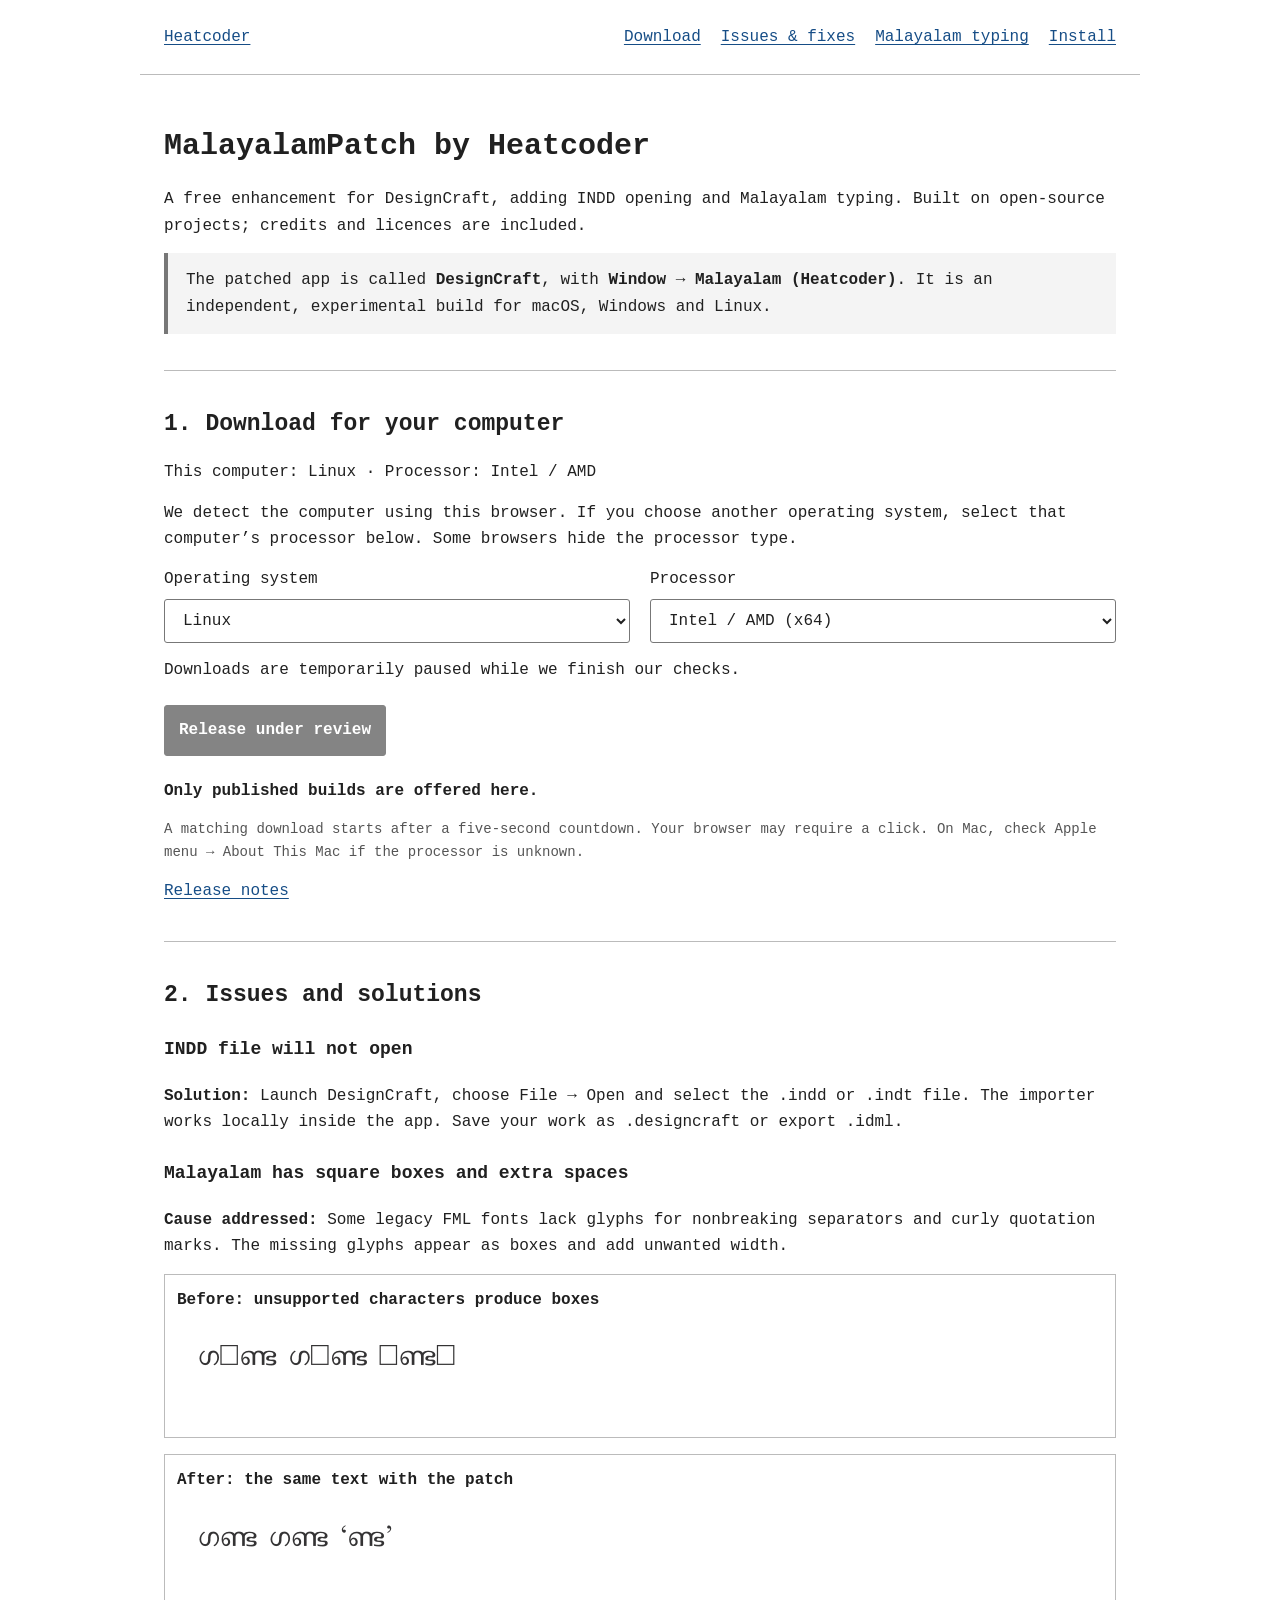
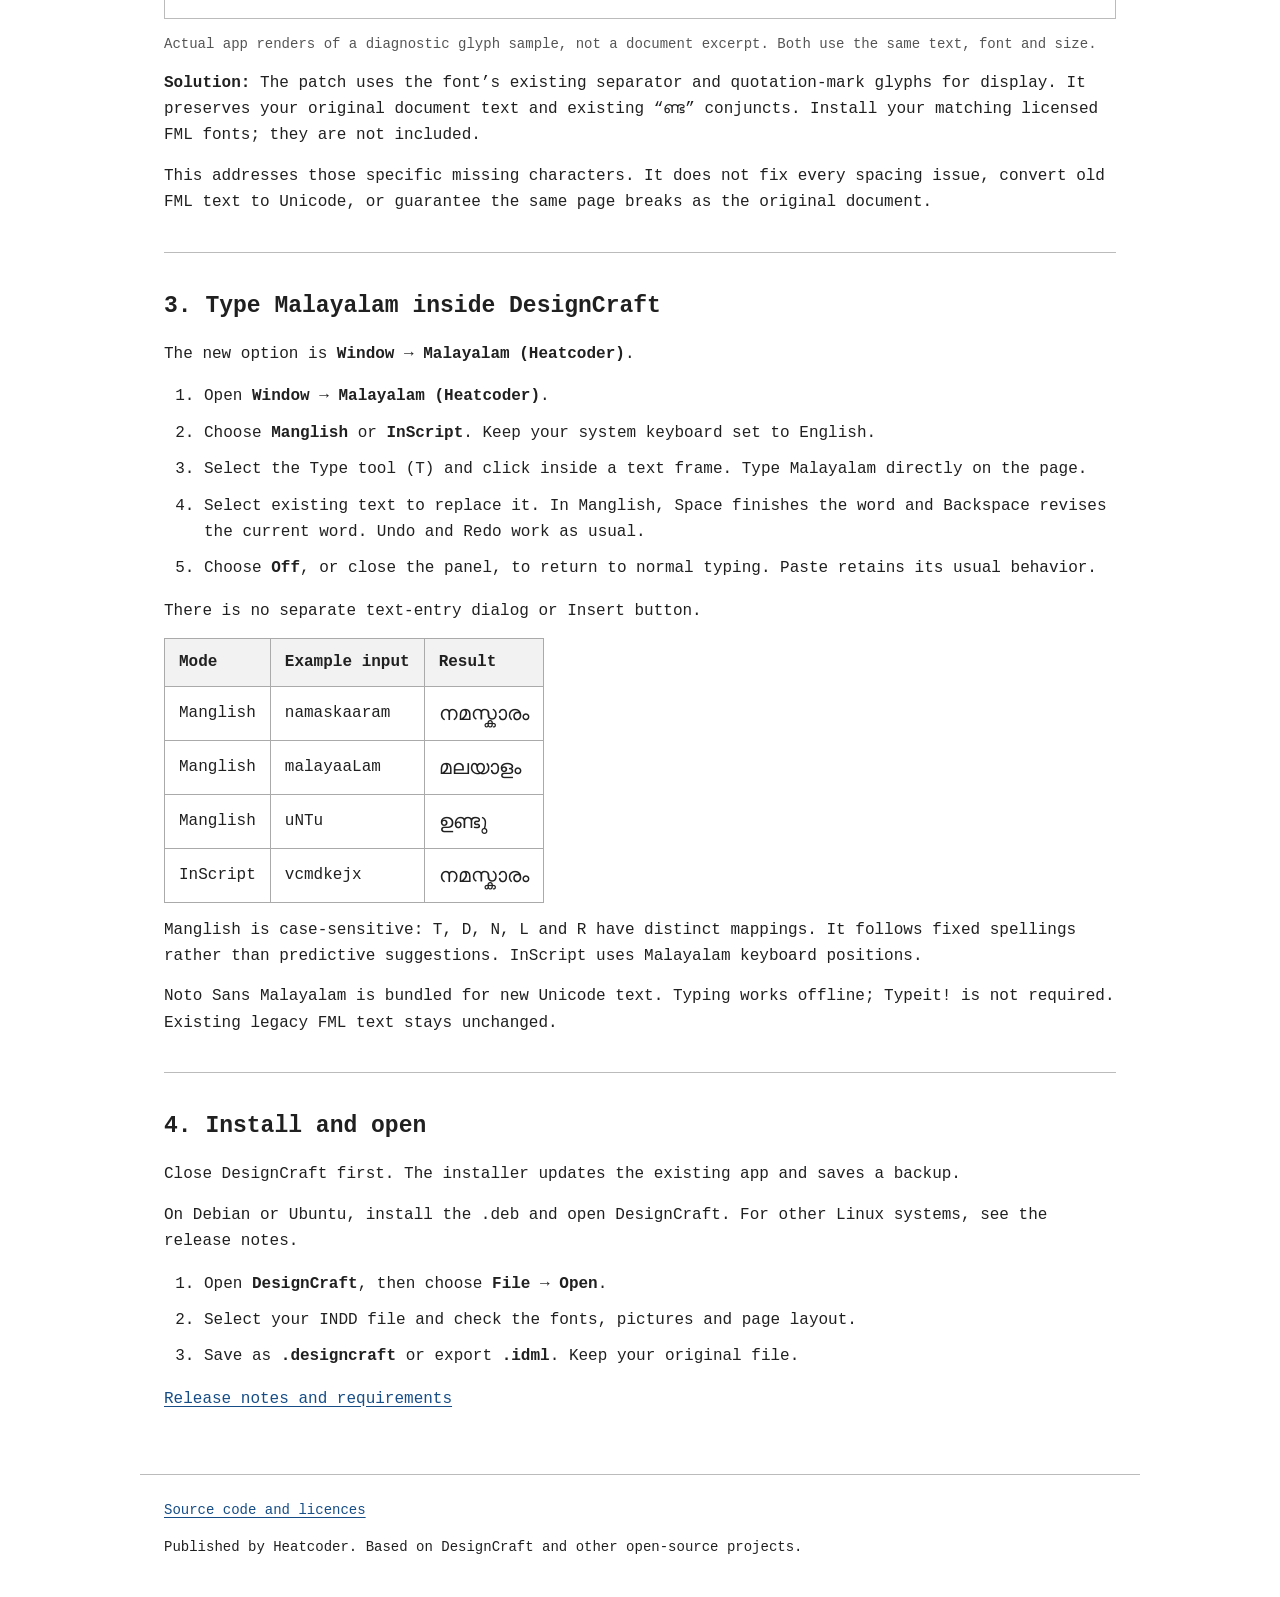
<file: site/indd/index.html>
<!doctype html>
<html lang="en">
<head><meta charset="utf-8"><meta name="viewport" content="width=device-width,initial-scale=1"><meta name="description" content="DesignCraft INDD opening and MalayalamPatch (Heatcoder): downloads, before-and-after examples and clear installation instructions."><title>DesignCraft patch + MalayalamPatch | Heatcoder</title><link rel="stylesheet" href="./style.css?v=3"><link rel="icon" href="./icon.png"></head>
<body><header><a href="https://github.com/heatcoder/designcraft-indd-patch">Heatcoder</a><nav><a href="#download-section">Download</a><a href="#issues">Issues & fixes</a><a href="#typing">Malayalam typing</a><a href="#install">Install</a></nav></header>
<main><h1>MalayalamPatch by Heatcoder</h1><p>A free enhancement for DesignCraft, adding INDD opening and Malayalam typing. Built on open-source projects; credits and licences are included.</p><p class="note">The patched app is called <strong>DesignCraft</strong>, with <strong>Window → Malayalam (Heatcoder)</strong>. It is an independent, experimental build for macOS, Windows and Linux.</p>
<section id="download-section"><h2>1. Download for your computer</h2><p id="detected">Detecting your operating system and processor…</p><p>We detect the computer using this browser. If you choose another operating system, select that computer’s processor below. Some browsers hide the processor type.</p><div class="selectors"><label>Operating system<select id="os"><option value="">Choose a system</option><option value="macos">macOS</option><option value="windows">Windows</option><option value="linux">Linux</option></select></label><label>Processor<select id="arch"><option value="">Choose a processor</option><option value="x86_64">Intel / AMD (x64)</option><option value="aarch64">ARM64</option></select></label></div><p id="status" role="status" aria-live="polite">Checking available installers…</p><button id="download" disabled>Checking downloads</button> <button id="cancel" hidden>Cancel automatic download</button><p id="file-detail" class="filename">Only published builds are offered here.</p><p class="small">A matching download starts after a five-second countdown. Your browser may require a click. On Mac, check Apple menu → About This Mac if the processor is unknown.</p><a id="release-link" href="./release-notes.html">Release notes</a></section>
<section id="issues"><h2>2. Issues and solutions</h2><article><h3>INDD file will not open</h3><p><strong>Solution:</strong> Launch DesignCraft, choose File → Open and select the .indd or .indt file. The importer works locally inside the app. Save your work as .designcraft or export .idml.</p></article><article><h3>Malayalam has square boxes and extra spaces</h3><p><strong>Cause addressed:</strong> Some legacy FML fonts lack glyphs for nonbreaking separators and curly quotation marks. The missing glyphs appear as boxes and add unwanted width.</p><div class="comparison"><figure><figcaption>Before: unsupported characters produce boxes</figcaption><img src="./malayalam-before.png" alt="Diagnostic legacy FML glyph sample rendered before the fix, with square boxes between glyphs" width="520" height="100"></figure><figure><figcaption>After: the same text with the patch</figcaption><img src="./malayalam-after.png" alt="The identical diagnostic sample rendered with mapped FML separators and quotation marks, without the extra boxes" width="520" height="100"></figure></div><p class="small">Actual app renders of a diagnostic glyph sample, not a document excerpt. Both use the same text, font and size.</p><p><strong>Solution:</strong> The patch uses the font’s existing separator and quotation-mark glyphs for display. It preserves your original document text and existing “ണ്ട” conjuncts. Install your matching licensed FML fonts; they are not included.</p><p>This addresses those specific missing characters. It does not fix every spacing issue, convert old FML text to Unicode, or guarantee the same page breaks as the original document.</p></article></section>
<section id="typing"><h2>3. Type Malayalam inside DesignCraft</h2><p>The new option is <strong>Window → Malayalam (Heatcoder)</strong>. </p><ol><li>Open <strong>Window → Malayalam (Heatcoder)</strong>.</li><li>Choose <strong>Manglish</strong> or <strong>InScript</strong>. Keep your system keyboard set to English.</li><li>Select the Type tool (T) and click inside a text frame. Type Malayalam directly on the page.</li><li>Select existing text to replace it. In Manglish, Space finishes the word and Backspace revises the current word. Undo and Redo work as usual.</li><li>Choose <strong>Off</strong>, or close the panel, to return to normal typing. Paste retains its usual behavior.</li></ol><p>There is no separate text-entry dialog or Insert button.</p><table><thead><tr><th>Mode</th><th>Example input</th><th>Result</th></tr></thead><tbody><tr><td>Manglish</td><td>namaskaaram</td><td lang="ml">നമസ്കാരം</td></tr><tr><td>Manglish</td><td>malayaaLam</td><td lang="ml">മലയാളം</td></tr><tr><td>Manglish</td><td>uNTu</td><td lang="ml">ഉണ്ടു</td></tr><tr><td>InScript</td><td>vcmdkejx</td><td lang="ml">നമസ്കാരം</td></tr></tbody></table><p>Manglish is case-sensitive: T, D, N, L and R have distinct mappings. It follows fixed spellings rather than predictive suggestions. InScript uses Malayalam keyboard positions.</p><p>Noto Sans Malayalam is bundled for new Unicode text. Typing works offline; Typeit! is not required. Existing legacy FML text stays unchanged.</p></section>
<section id="install"><h2>4. Install and open</h2><p>Close DesignCraft first. The installer updates the existing app and saves a backup.</p><p id="install-specific">Choose your operating system above for installation steps.</p><ol><li>Open <strong>DesignCraft</strong>, then choose <strong>File → Open</strong>.</li><li>Select your INDD file and check the fonts, pictures and page layout.</li><li>Save as <strong>.designcraft</strong> or export <strong>.idml</strong>. Keep your original file.</li></ol><p><a href="./release-notes.html">Release notes and requirements</a></p></section></main><footer><a href="https://github.com/heatcoder/designcraft-indd-patch">Source code and licences</a><p>Published by Heatcoder. Based on DesignCraft and other open-source projects.</p></footer><script src="./download.js?v=9" defer></script></body></html>
</file>
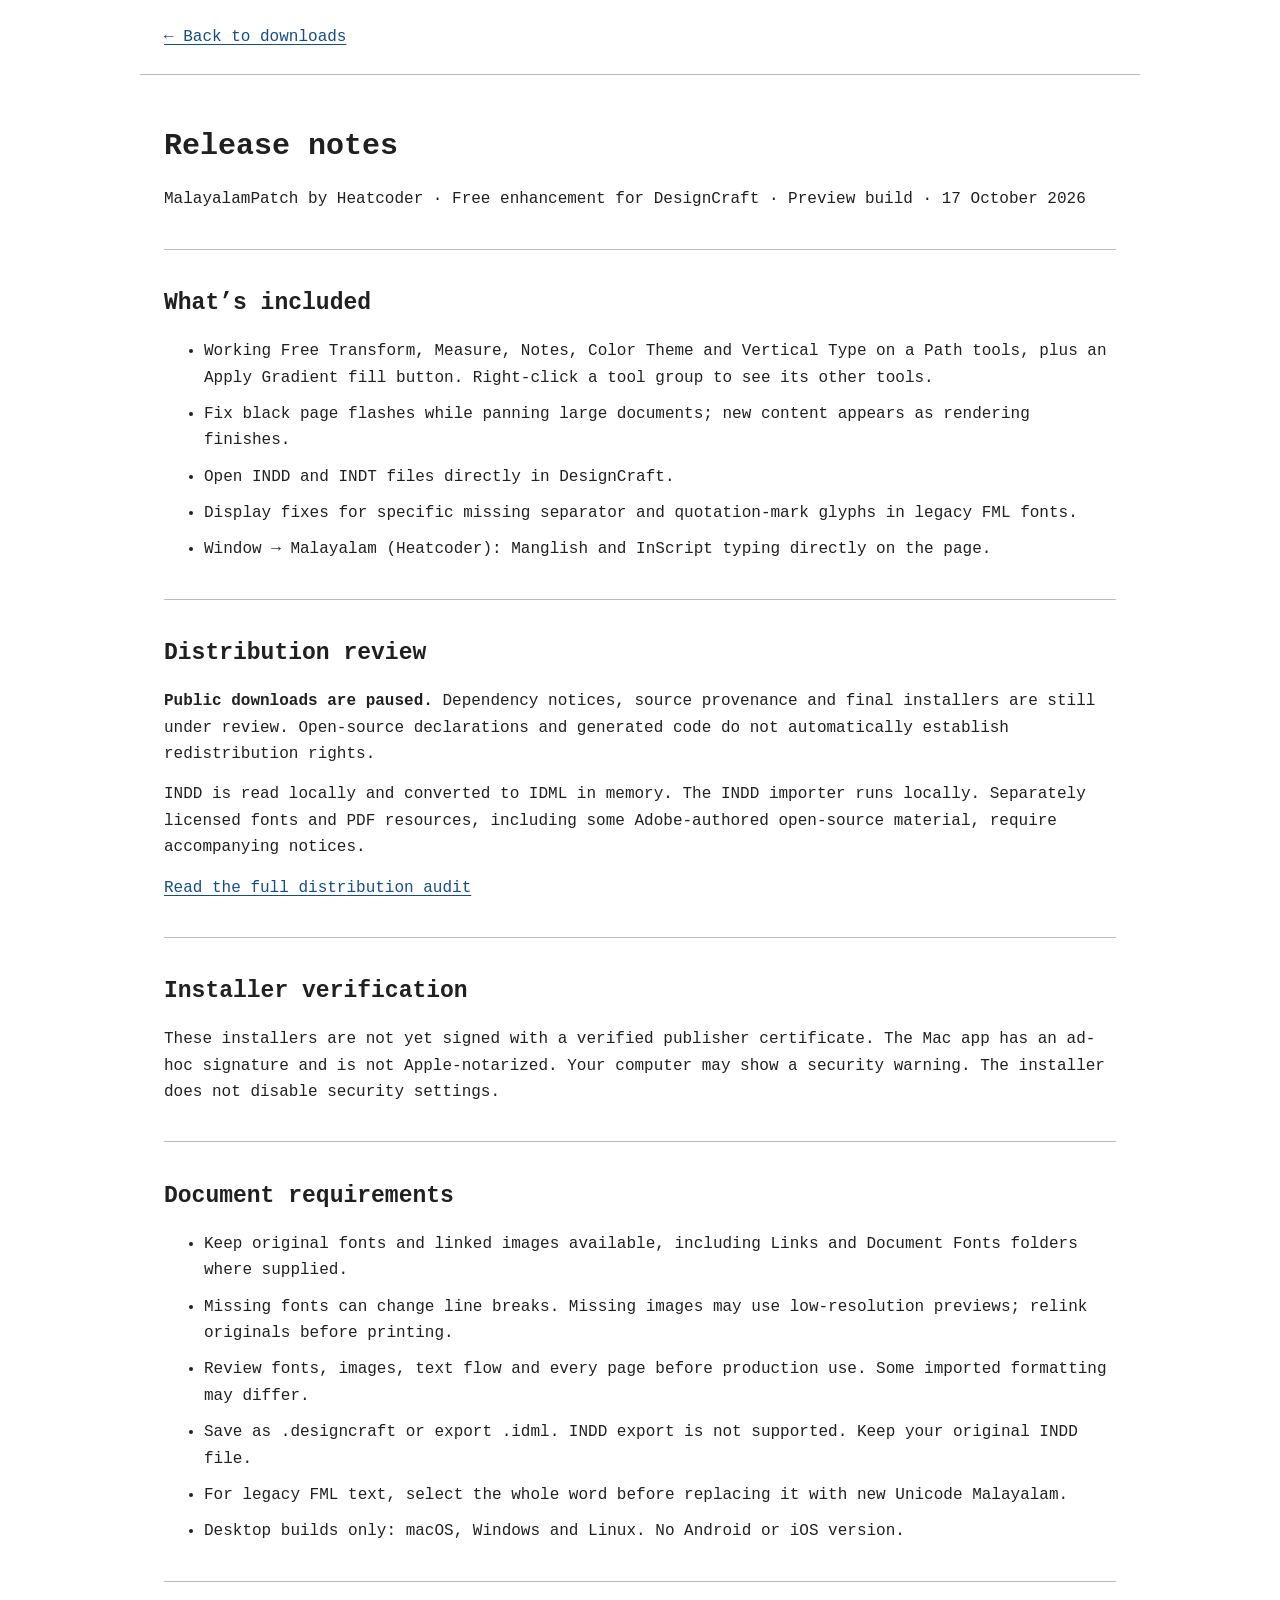
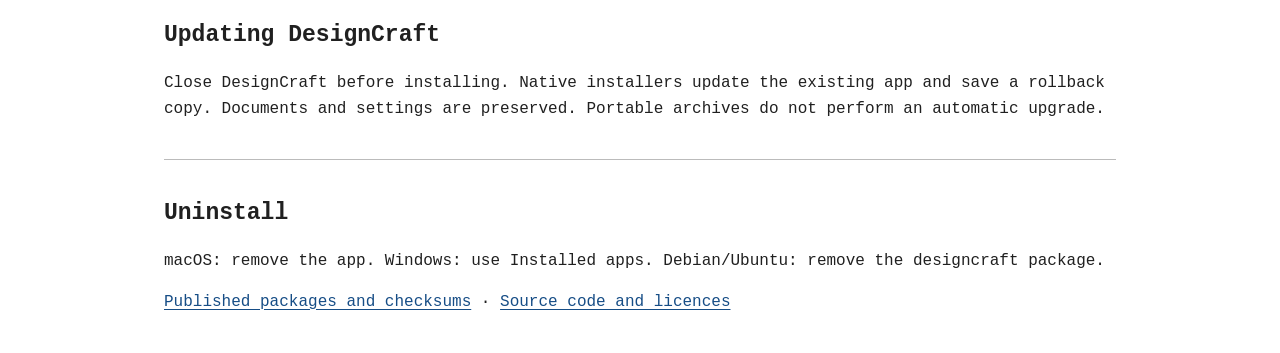
<file: site/indd/release-notes.html>
<!doctype html><html lang="en"><head><meta charset="utf-8"><meta name="viewport" content="width=device-width,initial-scale=1"><title>Release notes — DesignCraft patch</title><link rel="stylesheet" href="./style.css?v=3"></head><body><header><a href="./">← Back to downloads</a></header><main><h1>Release notes</h1><p>MalayalamPatch by Heatcoder · Free enhancement for DesignCraft · Preview build · 17 October 2026</p><section><h2>What’s included</h2><ul><li>Working Free Transform, Measure, Notes, Color Theme and Vertical Type on a Path tools, plus an Apply Gradient fill button. Right-click a tool group to see its other tools.</li><li>Fix black page flashes while panning large documents; new content appears as rendering finishes.</li><li>Open INDD and INDT files directly in DesignCraft.</li><li>Display fixes for specific missing separator and quotation-mark glyphs in legacy FML fonts.</li><li>Window → Malayalam (Heatcoder): Manglish and InScript typing directly on the page.</li></ul></section><section><h2>Distribution review</h2><p><strong>Public downloads are paused.</strong> Dependency notices, source provenance and final installers are still under review. Open-source declarations and generated code do not automatically establish redistribution rights.</p><p>INDD is read locally and converted to IDML in memory. The INDD importer runs locally. Separately licensed fonts and PDF resources, including some Adobe-authored open-source material, require accompanying notices.</p><p><a href="https://github.com/heatcoder/designcraft-indd-patch/blob/main/audit/AUDIT.md">Read the full distribution audit</a></p></section><section><h2>Installer verification</h2><p>These installers are not yet signed with a verified publisher certificate. The Mac app has an ad-hoc signature and is not Apple-notarized. Your computer may show a security warning. The installer does not disable security settings.</p></section><section><h2>Document requirements</h2><ul><li>Keep original fonts and linked images available, including Links and Document Fonts folders where supplied.</li><li>Missing fonts can change line breaks. Missing images may use low-resolution previews; relink originals before printing.</li><li>Review fonts, images, text flow and every page before production use. Some imported formatting may differ.</li><li>Save as .designcraft or export .idml. INDD export is not supported. Keep your original INDD file.</li><li>For legacy FML text, select the whole word before replacing it with new Unicode Malayalam.</li><li>Desktop builds only: macOS, Windows and Linux. No Android or iOS version.</li></ul></section><section><h2>Updating DesignCraft</h2><p>Close DesignCraft before installing. Native installers update the existing app and save a rollback copy. Documents and settings are preserved. Portable archives do not perform an automatic upgrade.</p></section><section><h2>Uninstall</h2><p>macOS: remove the app. Windows: use Installed apps. Debian/Ubuntu: remove the designcraft package.</p></section><p><a href="https://github.com/heatcoder/designcraft-indd-patch/releases">Published packages and checksums</a> · <a href="https://github.com/heatcoder/designcraft-indd-patch">Source code and licences</a></p></main></body></html>
</file>
<file: site/indd/style.css>
*{box-sizing:border-box}html{scroll-behavior:smooth}body{margin:0;background:#fff;color:#202020;font:16px/1.65 Courier,'Courier New',monospace}header,main,footer{max-width:1000px;margin:auto;padding:24px}header{border-bottom:1px solid #bbb;display:flex;justify-content:space-between;gap:24px;flex-wrap:wrap}nav{display:flex;gap:20px;flex-wrap:wrap}a{color:#164d86;text-underline-offset:3px}h1{font-size:30px;line-height:1.3;margin:28px 0 20px}h2{font-size:23px;line-height:1.4}h3{font-size:18px}section{border-top:1px solid #bbb;margin-top:36px;padding-top:18px;scroll-margin-top:16px}article{margin:24px 0}p{margin:14px 0}.note{border-left:4px solid #777;background:#f4f4f4;padding:14px 18px}.selectors{display:flex;gap:20px;flex-wrap:wrap}label{display:flex;flex-direction:column;gap:6px;min-width:240px;flex:1}select,button{font:inherit;padding:11px 14px;border:1px solid #777;border-radius:3px;background:white;color:inherit}button{cursor:pointer;margin:8px 0}#download{background:#202020;color:white;border-color:#202020;font-weight:bold}button:disabled{opacity:.55;cursor:not-allowed}button[hidden]{display:none}button:focus-visible,select:focus-visible,a:focus-visible{outline:3px solid #2981bf;outline-offset:3px}.filename{overflow-wrap:anywhere;font-weight:bold}.small{font-size:14px;color:#555}.comparison{display:grid;grid-template-columns:1fr;gap:16px}figure{margin:0;border:1px solid #bbb;padding:12px}figcaption{font-weight:bold;margin-bottom:12px}figure img{display:block;width:100%;max-width:520px;height:auto;background:white}li{margin:10px 0}table{width:100%;border-collapse:collapse;display:block;overflow:auto}th,td{text-align:left;border:1px solid #aaa;padding:10px 14px}th{background:#f2f2f2}[lang=ml]{font-family:sans-serif;font-size:20px}footer{border-top:1px solid #bbb;margin-top:24px;font-size:14px}@media(max-width:600px){header,main,footer{padding:18px}h1{font-size:25px}h2{font-size:21px}nav{gap:12px;font-size:14px}label{min-width:100%}button{width:100%}}

.app-shot{margin:24px 0}.app-shot img{max-width:100%}
</file>
